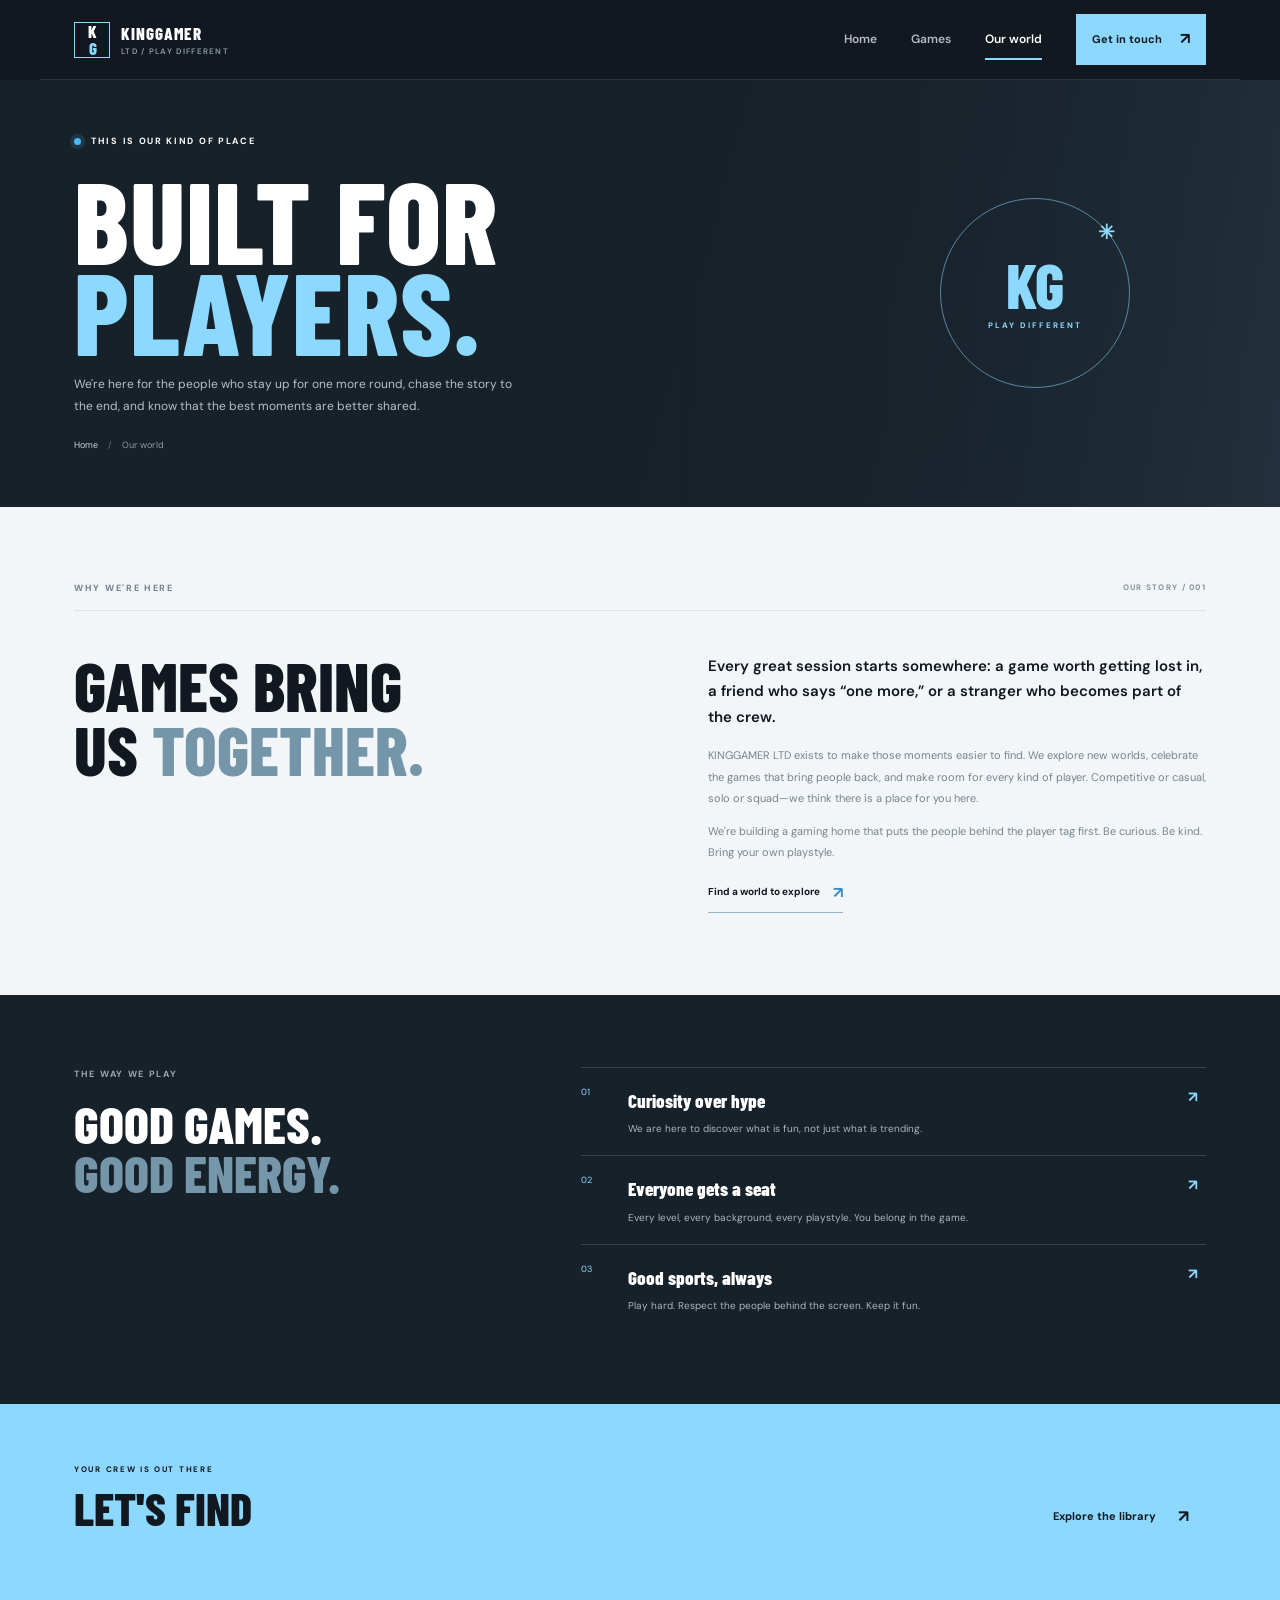
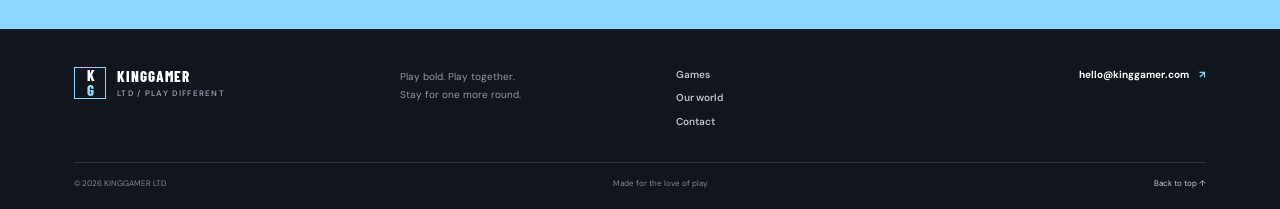
<file: new2/about.html>
<!doctype html>
<html lang="en">
<head>
  <meta charset="utf-8"><meta name="viewport" content="width=device-width, initial-scale=1">
  <meta name="description" content="Get to know KINGGAMER LTD: a gaming brand built around discovery, community and the joy of playing together.">
  <meta name="theme-color" content="#111820"><title>Our World — KINGGAMER LTD</title>
  <link rel="preconnect" href="https://fonts.googleapis.com"><link rel="preconnect" href="https://fonts.gstatic.com" crossorigin>
  <link href="https://fonts.googleapis.com/css2?family=Barlow+Condensed:wght@500;600;700;800;900&amp;family=DM+Sans:wght@400;500;600;700&amp;display=swap" rel="stylesheet">
  <link rel="stylesheet" href="styles.css"><script src="script.js" defer></script>
</head>
<body>
  <a class="skip-link" href="#main">Skip to content</a>
  <header class="site-header"><div class="nav-wrap"><a class="brand" href="index.html" aria-label="KINGGAMER LTD home"><span class="brand-icon">K<span>G</span></span><span class="brand-name">KINGGAMER<small>LTD / PLAY DIFFERENT</small></span></a><button class="menu-toggle" type="button" aria-expanded="false" aria-controls="site-nav" aria-label="Open navigation"><span></span><span></span></button><nav class="site-nav" id="site-nav" aria-label="Main navigation"><a href="index.html">Home</a><a href="games.html">Games</a><a href="about.html" aria-current="page">Our world</a><a class="nav-cta" href="contact.html">Get in touch <span aria-hidden="true">↗</span></a></nav></div></header>
  <main id="main">
    <section class="inner-hero about-hero"><div class="inner-hero-content"><p class="eyebrow"><span class="live-dot"></span> THIS IS OUR KIND OF PLACE</p><h1>BUILT FOR<br><span>PLAYERS.</span></h1><p>We're here for the people who stay up for one more round, chase the story to the end, and know that the best moments are better shared.</p><div class="breadcrumb"><a href="index.html">Home</a><span>/</span><span>Our world</span></div></div><div class="about-emblem"><span>KG</span><i>PLAY DIFFERENT</i><b>✳</b></div><div class="about-hero-grid" aria-hidden="true"></div></section>
    <section class="section story-section"><div class="story-top"><p class="eyebrow">WHY WE'RE HERE</p><span>OUR STORY / 001</span></div><div class="story-layout"><h2>GAMES BRING<br>US <span>TOGETHER.</span></h2><div><p class="story-lead">Every great session starts somewhere: a game worth getting lost in, a friend who says “one more,” or a stranger who becomes part of the crew.</p><p>KINGGAMER LTD exists to make those moments easier to find. We explore new worlds, celebrate the games that bring people back, and make room for every kind of player. Competitive or casual, solo or squad—we think there is a place for you here.</p><p>We're building a gaming home that puts the people behind the player tag first. Be curious. Be kind. Bring your own playstyle.</p><a class="text-link" href="games.html">Find a world to explore <span>↗</span></a></div></div></section>
    <section class="values-section"><div class="values-heading"><p class="eyebrow">THE WAY WE PLAY</p><h2>GOOD GAMES.<br><span>GOOD ENERGY.</span></h2></div><div class="values-list"><article><span>01</span><div><h3>Curiosity over hype</h3><p>We are here to discover what is fun, not just what is trending.</p></div><b>↗</b></article><article><span>02</span><div><h3>Everyone gets a seat</h3><p>Every level, every background, every playstyle. You belong in the game.</p></div><b>↗</b></article><article><span>03</span><div><h3>Good sports, always</h3><p>Play hard. Respect the people behind the screen. Keep it fun.</p></div><b>↗</b></article></div></section>
    <section class="about-join"><div><p class="eyebrow">YOUR CREW IS OUT THERE</p><h2>LET'S FIND<br><span>YOUR NEXT GAME.</span></h2></div><a class="button button-blue" href="games.html">Explore the library <span>↗</span></a></section>
  </main>
  <footer class="site-footer"><div class="footer-main"><a class="brand brand-footer" href="index.html"><span class="brand-icon">K<span>G</span></span><span class="brand-name">KINGGAMER<small>LTD / PLAY DIFFERENT</small></span></a><p>Play bold. Play together.<br>Stay for one more round.</p><div class="footer-links"><a href="games.html">Games</a><a href="about.html">Our world</a><a href="contact.html">Contact</a></div><a class="footer-email" href="mailto:hello@kinggamer.com">hello@kinggamer.com <span>↗</span></a></div><div class="footer-bottom"><span>© <span data-year>2026</span> KINGGAMER LTD</span><span>Made for the love of play.</span><a href="#main">Back to top ↑</a></div></footer>
</body>
</html>
</file>
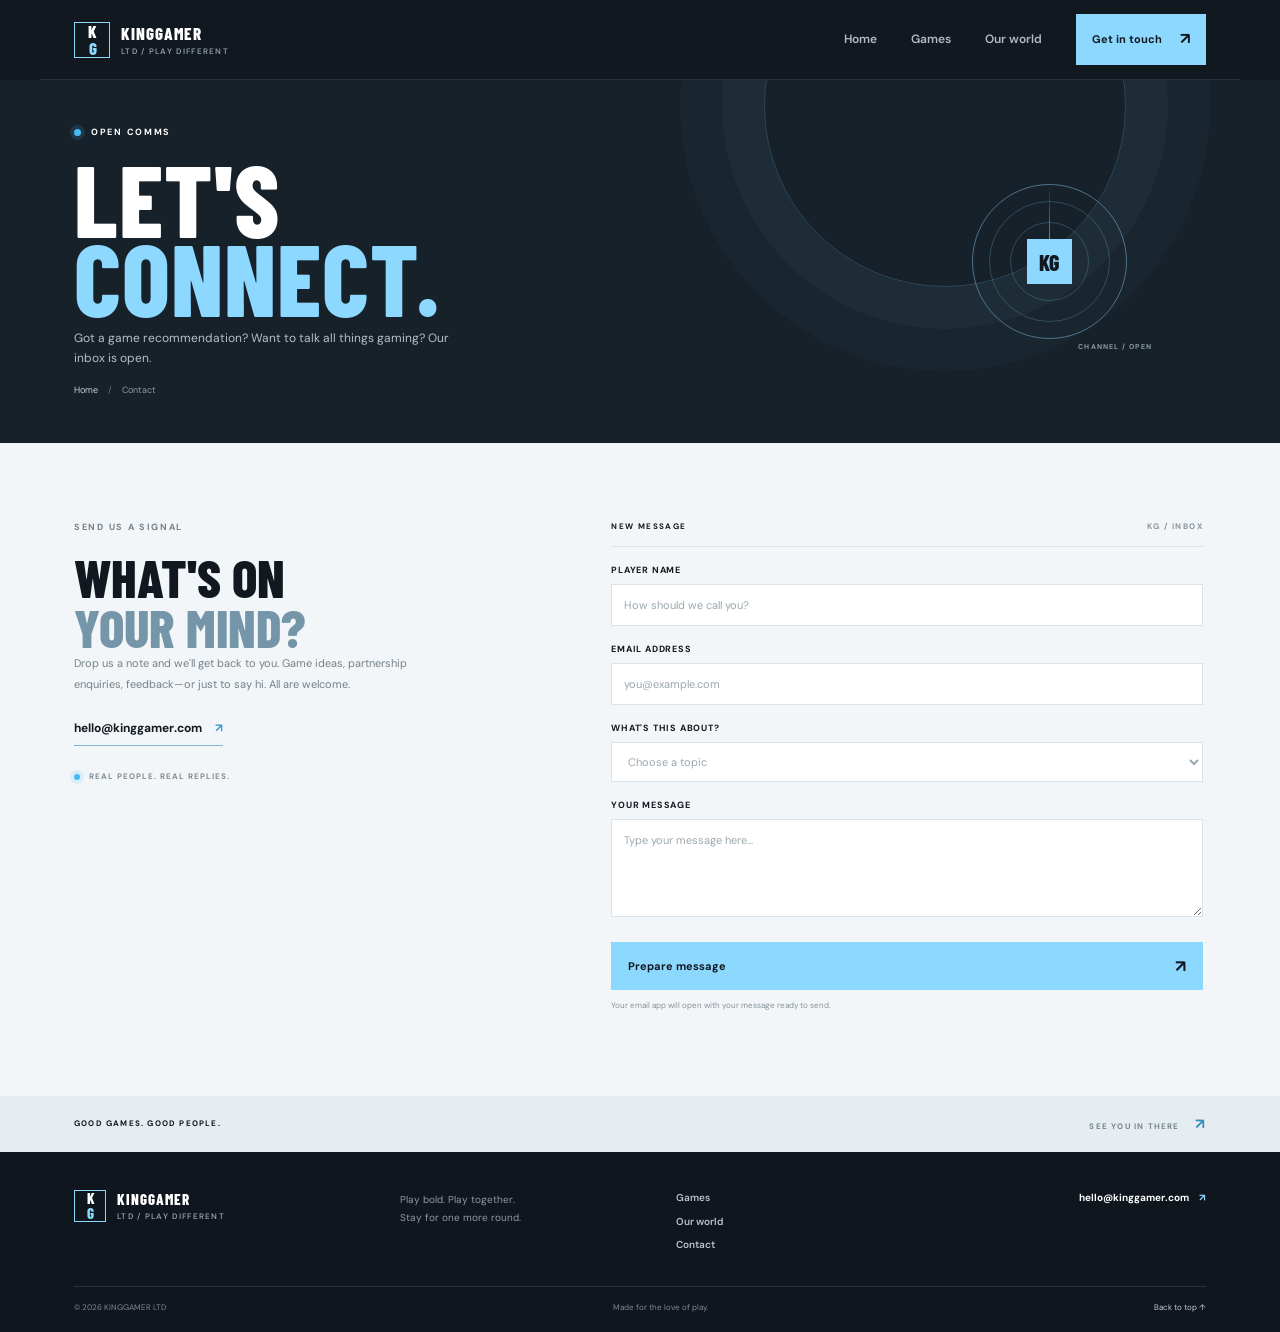
<file: new2/contact.html>
<!doctype html>
<html lang="en">
<head>
  <meta charset="utf-8"><meta name="viewport" content="width=device-width, initial-scale=1">
  <meta name="description" content="Contact KINGGAMER LTD. Tell us what you are playing, what you are looking for, or just say hello.">
  <meta name="theme-color" content="#111820"><title>Contact — KINGGAMER LTD</title>
  <link rel="preconnect" href="https://fonts.googleapis.com"><link rel="preconnect" href="https://fonts.gstatic.com" crossorigin>
  <link href="https://fonts.googleapis.com/css2?family=Barlow+Condensed:wght@500;600;700;800;900&amp;family=DM+Sans:wght@400;500;600;700&amp;display=swap" rel="stylesheet">
  <link rel="stylesheet" href="styles.css"><script src="script.js" defer></script>
</head>
<body>
  <a class="skip-link" href="#main">Skip to content</a>
  <header class="site-header"><div class="nav-wrap"><a class="brand" href="index.html" aria-label="KINGGAMER LTD home"><span class="brand-icon">K<span>G</span></span><span class="brand-name">KINGGAMER<small>LTD / PLAY DIFFERENT</small></span></a><button class="menu-toggle" type="button" aria-expanded="false" aria-controls="site-nav" aria-label="Open navigation"><span></span><span></span></button><nav class="site-nav" id="site-nav" aria-label="Main navigation"><a href="index.html">Home</a><a href="games.html">Games</a><a href="about.html">Our world</a><a class="nav-cta" href="contact.html" aria-current="page">Get in touch <span aria-hidden="true">↗</span></a></nav></div></header>
  <main id="main">
    <section class="contact-hero"><div><p class="eyebrow"><span class="live-dot"></span> OPEN COMMS</p><h1>LET'S<br><span>CONNECT.</span></h1><p>Got a game recommendation? Want to talk all things gaming? Our inbox is open.</p><div class="breadcrumb"><a href="index.html">Home</a><span>/</span><span>Contact</span></div></div><div class="contact-radar" aria-hidden="true"><div><span>KG</span></div><i></i><b>CHANNEL / OPEN</b></div></section>
    <section class="contact-content"><div class="contact-copy"><p class="eyebrow">SEND US A SIGNAL</p><h2>WHAT'S ON<br><span>YOUR MIND?</span></h2><p>Drop us a note and we'll get back to you. Game ideas, partnership enquiries, feedback—or just to say hi. All are welcome.</p><a class="contact-direct" href="mailto:hello@kinggamer.com">hello@kinggamer.com <span>↗</span></a><span class="response-note"><i class="live-dot"></i> REAL PEOPLE. REAL REPLIES.</span></div>
      <form class="contact-form" data-contact-form><div class="form-header"><span>NEW MESSAGE</span><span>KG / INBOX</span></div><label for="name">PLAYER NAME</label><input id="name" name="name" required autocomplete="name" placeholder="How should we call you?"><label for="email">EMAIL ADDRESS</label><input id="email" name="email" type="email" required autocomplete="email" placeholder="you@example.com"><label for="topic">WHAT'S THIS ABOUT?</label><select id="topic" name="topic" required><option value="" disabled selected>Choose a topic</option><option>Game recommendation</option><option>Community &amp; partnership</option><option>Something else</option></select><label for="message">YOUR MESSAGE</label><textarea id="message" name="message" rows="4" required placeholder="Type your message here..."></textarea><button class="button button-blue form-submit" type="submit">Prepare message <span aria-hidden="true">↗</span></button><p class="form-note">Your email app will open with your message ready to send.</p><p class="form-status" role="status" aria-live="polite"></p></form>
    </section>
    <section class="contact-footer-line"><span>GOOD GAMES. GOOD PEOPLE.</span><span>SEE YOU IN THERE <b>↗</b></span></section>
  </main>
  <footer class="site-footer"><div class="footer-main"><a class="brand brand-footer" href="index.html"><span class="brand-icon">K<span>G</span></span><span class="brand-name">KINGGAMER<small>LTD / PLAY DIFFERENT</small></span></a><p>Play bold. Play together.<br>Stay for one more round.</p><div class="footer-links"><a href="games.html">Games</a><a href="about.html">Our world</a><a href="contact.html">Contact</a></div><a class="footer-email" href="mailto:hello@kinggamer.com">hello@kinggamer.com <span>↗</span></a></div><div class="footer-bottom"><span>© <span data-year>2026</span> KINGGAMER LTD</span><span>Made for the love of play.</span><a href="#main">Back to top ↑</a></div></footer>
</body>
</html>
</file>
<file: new2/styles.css>
:root{--blue:#8dd8ff;--blue-bright:#49b9f5;--blue-soft:#d9f1ff;--ink:#111820;--ink-2:#18232d;--gray:#a8b5bf;--paper:#f3f6f8;--white:#fff;--line:#dce3e8;--display:"Barlow Condensed","Arial Narrow",sans-serif;--body:"DM Sans",Arial,sans-serif;--max:1200px}
*{box-sizing:border-box}
html{scroll-behavior:smooth}
body{margin:0;background:var(--paper);color:var(--ink);font:15px/1.65 var(--body);-webkit-font-smoothing:antialiased}
img{display:block;max-width:100%}
a{color:inherit;text-decoration:none}
button,input,textarea,select{font:inherit}
button,a{-webkit-tap-highlight-color:transparent}
.skip-link{position:absolute;z-index:30;top:-60px;left:16px;padding:10px 16px;background:var(--blue);color:var(--ink);font-weight:700}
.skip-link:focus{top:12px}
.site-header{position:relative;z-index:20;background:var(--ink);color:#fff}
.nav-wrap{max-width:var(--max);height:80px;margin:auto;padding:0 34px;display:flex;align-items:center;justify-content:space-between;border-bottom:1px solid rgba(255,255,255,.1)}
.brand{display:inline-flex;align-items:center;gap:11px}
.brand-icon{width:36px;height:36px;display:grid;place-items:center;border:1px solid var(--blue);color:#fff;font:800 17px/1 var(--display);letter-spacing:-1px}
.brand-icon span{color:var(--blue)}
.brand-name{font:800 17px/1 var(--display);letter-spacing:1px}
.brand-name small{display:block;margin-top:5px;color:#8e9aa5;font:600 8px/1 var(--body);letter-spacing:1.3px}
.site-nav{display:flex;align-items:center;gap:34px}
.site-nav>a:not(.nav-cta){position:relative;color:#b1bbc3;font-size:12px;font-weight:600;transition:color .2s}
.site-nav>a:not(.nav-cta):hover,.site-nav>a[aria-current=page]:not(.nav-cta){color:#fff}
.site-nav>a[aria-current=page]:not(.nav-cta):after{position:absolute;content:"";height:2px;bottom:-11px;left:0;right:0;background:var(--blue)}
.nav-cta{display:inline-flex;align-items:center;gap:18px;padding:12px 16px;background:var(--blue);color:var(--ink);font-size:11px;font-weight:700;transition:background .2s,transform .2s}
.nav-cta:hover,.button-blue:hover{background:#b2e6ff;transform:translateY(-2px)}
.nav-cta span{font-size:16px}
.menu-toggle{display:none}
.eyebrow{display:flex;align-items:center;gap:10px;margin:0;font-size:9px;font-weight:700;letter-spacing:1.7px}
.live-dot{display:inline-block;width:7px;height:7px;flex:none;border-radius:50%;background:var(--blue-bright);box-shadow:0 0 0 4px rgba(73,185,245,.14)}
h1,h2,h3,p{margin-top:0}
h1,h2,h3{font-family:var(--display);font-weight:800}
.button{min-height:48px;display:inline-flex;align-items:center;justify-content:space-between;gap:22px;padding:0 17px;font-size:11px;font-weight:700;transition:background .2s,transform .2s}
.button span{font-size:17px}
.button-blue{background:var(--blue);color:var(--ink)}
.button-outline{border:1px solid #60707c;color:#fff}
.button-outline span{color:var(--blue)}
.button-outline:hover{border-color:var(--blue);background:rgba(141,216,255,.08)}
.hero-home{min-height:640px;position:relative;display:flex;align-items:center;overflow:hidden;background:linear-gradient(90deg,rgba(12,19,26,.97) 0%,rgba(12,19,26,.86) 42%,rgba(12,19,26,.22) 100%),url("https://images.unsplash.com/photo-1542751371-adc38448a05e?auto=format&fit=crop&w=2000&q=90") center 47%/cover no-repeat;color:#fff}
.hero-image{position:absolute;inset:0;background:linear-gradient(0deg,rgba(11,17,23,.42),transparent 40%);pointer-events:none}
.hero-content{position:relative;z-index:1;width:min(var(--max),100%);margin:auto;padding:69px 34px 88px}
.hero-pretitle{margin:35px 0 7px;color:var(--blue);font-size:10px;font-weight:700;letter-spacing:2.4px}
.hero h1,.inner-hero h1,.contact-hero h1{margin:0;font-size:clamp(77px,12vw,150px);line-height:.79;letter-spacing:1px}
.hero h1 span,.inner-hero h1 span,.contact-hero h1 span{color:var(--blue)}
.hero-copy{max-width:420px;margin:24px 0 23px;color:#cad2d8;font-size:13px;line-height:1.85}
.hero-actions{display:flex;align-items:center;gap:24px}
.hero-secondary{font-size:11px;font-weight:600;color:#d1d9df}
.hero-secondary span{margin-left:8px;color:var(--blue)}
.hero-index{position:absolute;right:max(34px,calc((100vw - var(--max))/2 + 34px));bottom:65px;display:flex;align-items:center;gap:11px;color:#c4cdd3;font-size:9px}
.hero-index span:first-child{color:var(--blue)}
.hero-index i{display:block;width:65px;height:1px;background:#60707a}
.scroll-cue{position:absolute;bottom:31px;left:max(34px,calc((100vw - var(--max))/2 + 34px));display:flex;align-items:center;gap:14px;color:#a9b4bc;font-size:8px;font-weight:700;letter-spacing:1.5px}
.scroll-cue span{color:var(--blue);font-size:15px}
.ticker{height:53px;overflow:hidden;display:flex;align-items:center;background:var(--blue);color:var(--ink)}
.ticker-track{min-width:max-content;display:flex;align-items:center;justify-content:space-around;gap:34px;animation:ticker-move 32s linear infinite}
.ticker-track span{font:700 11px var(--display);letter-spacing:1.8px}
.ticker-track b{font-size:13px}
.section{max-width:var(--max);margin:auto;padding:88px 34px}
.section-heading{display:flex;align-items:end;justify-content:space-between;gap:20px;margin-bottom:26px}
.section-heading .eyebrow{margin-bottom:6px;color:#74818a}
.section-heading h2,.games-bottom h2{margin:0;font-size:clamp(36px,5vw,54px);line-height:.95;letter-spacing:.6px}
.section-heading h2 span,.games-bottom h2 span{color:#7595a8}
.text-link{display:inline-flex;gap:13px;align-items:center;padding-bottom:6px;border-bottom:1px solid #9eb2bf;font-size:10px;font-weight:700}
.text-link span{color:#398fbe;font-size:16px}
.feature-grid{height:380px;display:grid;grid-template-columns:1.35fr 1fr 1fr;gap:13px}
.game-card{position:relative;min-width:0;overflow:hidden;background:#17212a;color:#fff}
.game-card:after{position:absolute;content:"";inset:25% 0 0;background:linear-gradient(0deg,rgba(10,16,22,.92),transparent);pointer-events:none}
.game-card img{width:100%;height:100%;object-fit:cover;transition:transform .55s,filter .3s;filter:saturate(.8)}
.game-card:hover img{transform:scale(1.055);filter:saturate(1.1)}
.game-tag{position:absolute;z-index:1;top:16px;left:16px;padding:7px 9px;background:var(--blue);color:var(--ink);font-size:8px;font-weight:700;letter-spacing:1px}
.game-overlay{position:absolute;z-index:1;right:20px;bottom:18px;left:20px}
.game-genre{color:#bdc9d0;font-size:8px;font-weight:600;letter-spacing:1.4px}
.game-overlay h3{margin:7px 0 0;font-size:34px;line-height:.94;letter-spacing:.5px}
.game-featured .game-overlay h3{font-size:49px}
.game-arrow{position:absolute;right:0;bottom:1px;display:grid;width:33px;height:33px;place-items:center;border:1px solid rgba(255,255,255,.48);border-radius:50%;font-size:16px;transition:background .2s,color .2s}
.game-card:hover .game-arrow{background:var(--blue);color:var(--ink);border-color:var(--blue)}
.manifesto{position:relative;overflow:hidden;display:grid;grid-template-columns:.5fr 1.2fr .7fr;align-items:center;gap:35px;padding:72px max(34px,calc((100vw - var(--max))/2 + 34px));background:#18232d;color:white}
.manifesto:after{position:absolute;content:"";width:550px;height:550px;right:-140px;top:-300px;border:1px solid #293943;border-radius:50%;box-shadow:0 0 0 52px rgba(255,255,255,.018),0 0 0 104px rgba(255,255,255,.018)}
.manifesto-mark{align-self:start;color:var(--blue);font:900 70px/.9 var(--display);letter-spacing:-4px}
.manifesto-mark span{font:500 11px var(--body);vertical-align:top}
.manifesto .eyebrow{color:#aab7c0}
.manifesto h2{margin:18px 0;font-size:clamp(42px,5vw,61px);line-height:.93;letter-spacing:.5px}
.manifesto h2 span,.community-strip h2 span,.about-join h2 span{color:var(--blue)}
.manifesto>div:nth-child(2)>p:not(.eyebrow){max-width:440px;margin-bottom:20px;color:#b6c0c7;font-size:12px;line-height:1.9}
.manifesto-aside{position:relative;z-index:1;justify-self:end;align-self:end;color:#8998a3;font-size:8px;font-weight:700;letter-spacing:1.5px;line-height:1.8}
.community-strip{position:relative;min-height:250px;overflow:hidden;display:flex;align-items:center;justify-content:space-between;padding:45px max(34px,calc((100vw - var(--max))/2 + 34px));background:var(--blue)}
.community-strip .eyebrow{margin-bottom:9px;font-size:8px}
.community-strip h2,.about-join h2{position:relative;z-index:1;margin:0;font-size:50px;line-height:.9}
.community-strip h2 span{color:#fff}
.community-strip .button{position:relative;z-index:1;background:var(--ink);color:#fff}
.community-strip .button span{color:var(--blue)}
.community-orb{position:absolute;right:24%;top:-130px;width:390px;height:390px;border:1px solid rgba(17,24,32,.2);border-radius:50%;box-shadow:0 0 0 36px rgba(255,255,255,.08),0 0 0 72px rgba(255,255,255,.06)}
.site-footer{padding:38px max(34px,calc((100vw - var(--max))/2 + 34px)) 18px;background:#10161d;color:#fff}
.footer-main{display:grid;grid-template-columns:1.2fr 1fr .8fr 1.2fr;gap:20px;align-items:start;padding-bottom:32px}
.brand-footer .brand-icon{width:32px;height:32px;font-size:15px}
.brand-footer .brand-name{font-size:15px}
.footer-main>p{margin:1px 0 0;color:#8f9aa3;font-size:10px;line-height:1.8}
.footer-links{display:flex;flex-direction:column;gap:7px;font-size:10px;font-weight:600;color:#bbc4ca}
.footer-links a:hover{color:var(--blue)}
.footer-email{justify-self:end;font-size:10px;font-weight:700}
.footer-email span{margin-left:8px;color:var(--blue)}
.footer-bottom{display:flex;justify-content:space-between;gap:12px;padding-top:14px;border-top:1px solid #2a343d;color:#7e8991;font-size:8px}
.footer-bottom a{color:#c4cdd3}
/* Page headers */
.inner-hero{position:relative;min-height:400px;display:flex;align-items:center;overflow:hidden;background:#17212a;color:white}
.inner-hero-content{position:relative;z-index:2;width:min(var(--max),100%);margin:auto;padding:54px 34px}
.inner-hero h1,.contact-hero h1{margin:25px 0 17px;font-size:clamp(74px,10vw,115px)}
.inner-hero-content>p:not(.eyebrow){max-width:445px;margin-bottom:20px;color:#b5c0c8;font-size:12px;line-height:1.9}
.breadcrumb{display:flex;gap:10px;color:#8e9aa3;font-size:9px}
.breadcrumb a{color:#c9d1d6}
.breadcrumb span:nth-child(2){color:#62717b}
.games-hero{background:linear-gradient(100deg,#17212a 0%,#17212a 52%,#263744 100%)}
.games-hero:before{position:absolute;content:"";inset:0 0 0 56%;background:linear-gradient(90deg,#17212a 0%,rgba(23,33,42,.25) 70%),url("https://images.unsplash.com/photo-1511512578047-dfb367046420?auto=format&fit=crop&w=1300&q=85") center/cover}
.games-hero-art{position:absolute;right:max(34px,calc((100vw - var(--max))/2 + 34px));top:50%;width:300px;height:245px;transform:translateY(-50%);border:1px solid rgba(141,216,255,.35);background:rgba(141,216,255,.035)}
.games-hero-art:before,.games-hero-art:after{position:absolute;content:"";background:rgba(141,216,255,.28)}
.games-hero-art:before{width:1px;height:100%;left:50%}
.games-hero-art:after{height:1px;width:100%;top:50%}
.games-cross{position:absolute;left:50%;top:50%;z-index:1;transform:translate(-50%,-50%);color:var(--blue);font:300 78px/1 var(--display)}
.hero-game-label,.hero-game-number{position:absolute;z-index:1;color:#b0c2cd;font-size:7px;font-weight:700;letter-spacing:1.4px}
.hero-game-label{left:12px;top:12px}
.hero-game-number{right:12px;bottom:12px}
.about-hero{background:linear-gradient(105deg,#17212a 0%,#17212a 54%,#263744 100%)}
.about-hero-grid{position:absolute;right:0;top:0;width:47%;height:100%;background:linear-gradient(90deg,#17212a 0%,rgba(23,33,42,.28) 100%),url("https://images.unsplash.com/photo-1542751371-adc38448a05e?auto=format&fit=crop&w=1200&q=85") center/cover}
.about-emblem{position:absolute;z-index:1;right:max(85px,calc((100vw - var(--max))/2 + 110px));top:50%;width:190px;height:190px;transform:translateY(-50%);display:flex;flex-direction:column;align-items:center;justify-content:center;border:1px solid rgba(141,216,255,.55);border-radius:50%;color:var(--blue)}
.about-emblem span{font:800 62px/.9 var(--display)}
.about-emblem i{margin-top:8px;font:700 8px var(--body);letter-spacing:2px}
.about-emblem b{position:absolute;top:17px;right:14px;font-size:20px}
.story-section{padding-top:74px;padding-bottom:82px}
.story-top{display:flex;justify-content:space-between;padding-bottom:14px;border-bottom:1px solid var(--line)}
.story-top .eyebrow{color:#71808a}
.story-top>span{color:#87949d;font-size:8px;font-weight:700;letter-spacing:1.3px}
.story-layout{display:grid;grid-template-columns:1fr 1fr;gap:12%;padding-top:43px}
.story-layout h2,.values-heading h2,.contact-copy h2{margin:0;font-size:clamp(43px,6vw,68px);line-height:.94}
.story-layout h2 span,.values-heading h2 span,.contact-copy h2 span{color:#7595a8}
.story-layout>div p{color:#77848d;font-size:11px;line-height:1.95}
.story-layout>div .story-lead{color:var(--ink);font-size:15px;font-weight:600;line-height:1.7}
.story-layout .text-link{margin-top:5px}
.values-section{display:grid;grid-template-columns:.8fr 1.2fr;gap:8%;padding:72px max(34px,calc((100vw - var(--max))/2 + 34px));background:#17212a;color:white}
.values-heading .eyebrow{margin-bottom:17px;color:#9aa8b2}
.values-heading h2{font-size:52px}
.values-list article{display:grid;grid-template-columns:37px 1fr 18px;gap:10px;align-items:start;padding:17px 0;border-top:1px solid #35414b}
.values-list article>span{color:var(--blue);font-size:9px}
.values-list h3{margin:0 0 4px;font-size:19px}
.values-list p{margin:0;color:#aab6bf;font-size:10px;line-height:1.8}
.values-list article>b{color:var(--blue);font-size:15px}
.about-join{min-height:225px;display:flex;align-items:center;justify-content:space-between;padding:35px max(34px,calc((100vw - var(--max))/2 + 34px));background:var(--blue)}
.about-join .eyebrow{margin-bottom:10px;font-size:8px}
.about-join h2{font-size:46px}
/* Game library */
.game-library{padding-top:68px;padding-bottom:80px}
.library-count{color:#7e8b94;font-size:8px;font-weight:700;letter-spacing:1.3px}
.filter-bar{display:flex;gap:8px;margin:25px 0 24px}
.filter-button{padding:9px 14px;border:1px solid #d4dde3;background:transparent;color:#5e6a73;font-size:9px;font-weight:700;cursor:pointer;transition:background .2s,color .2s,border-color .2s}
.filter-button:hover,.filter-button.is-active{border-color:var(--ink);background:var(--ink);color:#fff}
.library-grid{display:grid;grid-template-columns:repeat(3,minmax(0,1fr));gap:27px 16px}
.library-card[hidden]{display:none}
.library-image{position:relative;display:block;height:218px;overflow:hidden;background:#18232d}
.library-image:after{position:absolute;content:"";inset:45% 0 0;background:linear-gradient(0deg,rgba(13,19,25,.65),transparent)}
.library-image img{width:100%;height:100%;object-fit:cover;filter:saturate(.78);transition:transform .5s,filter .3s}
.library-card:hover .library-image img{transform:scale(1.045);filter:saturate(1)}
.image-index{position:absolute;z-index:1;bottom:12px;left:13px;color:#fff;font-size:8px;font-weight:700;letter-spacing:1.2px}
.image-arrow{position:absolute;z-index:1;right:12px;bottom:10px;display:grid;width:29px;height:29px;place-items:center;border:1px solid rgba(255,255,255,.65);border-radius:50%;color:#fff}
.library-meta{display:flex;align-items:start;justify-content:space-between;gap:10px;padding-top:12px}
.library-meta h3{margin:0 0 3px;font-size:22px;line-height:1}
.library-meta p{margin:0;color:#74818a;font-size:9px}
.platform-tag{flex:none;margin-top:3px;padding:4px 6px;border:1px solid #d4dde3;color:#71808a;font-size:7px;font-weight:700;letter-spacing:.5px}
.filter-empty{padding:30px;text-align:center;color:#64737e}
.games-bottom{display:flex;align-items:center;justify-content:space-between;gap:20px;padding:47px max(34px,calc((100vw - var(--max))/2 + 34px));background:#17212a;color:white}
.games-bottom .eyebrow{margin-bottom:8px;color:#a5b2bb}
.games-bottom h2{font-size:37px}
.games-bottom h2 span{color:var(--blue)}
/* Contact */
.contact-hero{position:relative;min-height:348px;display:flex;align-items:center;justify-content:space-between;overflow:hidden;padding:45px max(34px,calc((100vw - var(--max))/2 + 34px));background:#17212a;color:white}
.contact-hero:after{position:absolute;content:"";width:360px;height:360px;right:12%;top:-155px;border:1px solid rgba(141,216,255,.2);border-radius:50%;box-shadow:0 0 0 42px rgba(141,216,255,.035),0 0 0 84px rgba(141,216,255,.025)}
.contact-hero h1{position:relative;z-index:1;margin:19px 0 12px;font-size:clamp(68px,9vw,100px)}
.contact-hero>div:first-child>p:not(.eyebrow){max-width:400px;margin-bottom:15px;color:#b5c0c8;font-size:12px}
.contact-radar{position:relative;z-index:1;width:155px;height:155px;margin-right:7%;display:grid;place-items:center;border:1px solid rgba(141,216,255,.44);border-radius:50%}
.contact-radar:before,.contact-radar:after{position:absolute;content:"";border:1px solid rgba(141,216,255,.22);border-radius:50%}
.contact-radar:before{inset:16px}.contact-radar:after{inset:37px}
.contact-radar>div{z-index:1;display:grid;width:45px;height:45px;place-items:center;background:var(--blue);color:var(--ink);font:800 22px var(--display)}
.contact-radar>i{position:absolute;top:0;left:50%;width:1px;height:50%;transform-origin:bottom;background:linear-gradient(0deg,rgba(141,216,255,.8),transparent);animation:radar-spin 5s linear infinite}
.contact-radar>b{position:absolute;right:-26px;bottom:-14px;color:#8d9ca6;font-size:7px;letter-spacing:1.1px}
.contact-content{max-width:var(--max);margin:auto;padding:77px 34px 84px;display:grid;grid-template-columns:.8fr 1.2fr;gap:12%}
.contact-copy .eyebrow{margin-bottom:18px;color:#74818a}
.contact-copy h2{font-size:53px}
.contact-copy>p:not(.eyebrow){max-width:340px;color:#74818a;font-size:11px;line-height:1.9}
.contact-direct{display:inline-block;margin-top:13px;padding-bottom:7px;border-bottom:1px solid #82b7d1;font-size:12px;font-weight:700}
.contact-direct span{margin-left:10px;color:#3c9bce}
.response-note{display:flex;align-items:center;gap:9px;margin-top:24px;color:#7f8c95;font-size:8px;font-weight:700;letter-spacing:1px}
.response-note .live-dot{width:6px;height:6px}
.contact-form{padding:0 3px}
.form-header{display:flex;justify-content:space-between;padding-bottom:13px;border-bottom:1px solid var(--line);font-size:8px;font-weight:700;letter-spacing:1.4px}
.form-header span:last-child{color:#87949d}
.contact-form label{display:block;margin:16px 0 6px;font-size:9px;font-weight:700;letter-spacing:.8px}
.contact-form input,.contact-form select,.contact-form textarea{width:100%;padding:11px 12px;border:1px solid #dce3e8;border-radius:0;background:#fff;color:var(--ink);font-size:11px;outline:none}
.contact-form input:focus,.contact-form select:focus,.contact-form textarea:focus{border-color:#50a9d6;box-shadow:0 0 0 2px rgba(73,185,245,.13)}
.contact-form input::placeholder,.contact-form textarea::placeholder{color:#9ba7ae}
.contact-form select:invalid{color:#9ba7ae}
.contact-form textarea{min-height:98px;resize:vertical}
.form-submit{width:100%;margin-top:17px;border:0;cursor:pointer}
.form-note,.form-status{margin:9px 0 0;color:#84919a;font-size:8px}
.form-status{color:#236c43;font-weight:700}
.form-status:empty{display:none}
.contact-footer-line{min-height:56px;display:flex;align-items:center;justify-content:space-between;padding:0 max(34px,calc((100vw - var(--max))/2 + 34px));background:#e6edf1;font-size:8px;font-weight:700;letter-spacing:1.2px}
.contact-footer-line span:last-child{color:#77858f}
.contact-footer-line b{margin-left:12px;color:#378fbe;font-size:15px}
@keyframes ticker-move{to{transform:translateX(-25%)}}
@keyframes radar-spin{to{transform:rotate(360deg)}}
@media(max-width:900px){
 .site-nav{gap:22px}.nav-wrap{padding:0 25px}
 .feature-grid{height:330px;gap:9px}
 .game-overlay{right:14px;left:14px}.game-overlay h3{font-size:28px}.game-featured .game-overlay h3{font-size:42px}
 .manifesto{grid-template-columns:.3fr 1.4fr .5fr;gap:20px}
 .games-hero-art{right:35px;width:235px;height:205px}
 .about-emblem{right:8%;width:155px;height:155px}
 .contact-content{gap:7%}
 .library-image{height:175px}
}
@media(max-width:720px){
 .nav-wrap{height:70px;padding:0 20px}
 .menu-toggle{width:42px;height:42px;display:flex;flex-direction:column;align-items:center;justify-content:center;gap:6px;border:1px solid #35414b;background:transparent;cursor:pointer}
 .menu-toggle span{width:18px;height:1.5px;background:white;transition:transform .2s}
 .menu-toggle[aria-expanded=true] span:first-child{transform:translateY(3.75px) rotate(45deg)}
 .menu-toggle[aria-expanded=true] span:last-child{transform:translateY(-3.75px) rotate(-45deg)}
 .site-nav{position:absolute;top:70px;left:0;right:0;display:none;align-items:stretch;gap:0;padding:8px 20px 20px;border-bottom:1px solid #303a43;background:var(--ink);box-shadow:0 15px 20px rgba(0,0,0,.18)}
 .site-nav.is-open{display:flex;flex-direction:column}
 .site-nav>a:not(.nav-cta){padding:13px 0;border-bottom:1px solid #2b343c}
 .site-nav>a[aria-current=page]:not(.nav-cta):after{display:none}
 .nav-cta{justify-content:space-between;margin-top:13px}
 .hero-home{min-height:620px;background-position:58% center}
 .hero-content{padding:68px 23px 90px}
 .hero h1{font-size:clamp(84px,19vw,132px)}
 .hero-pretitle{margin-top:31px}
 .hero-copy{max-width:365px}
 .hero-index{right:23px;bottom:60px}
 .scroll-cue{left:23px;bottom:28px}
 .section{padding:65px 23px}
 .section-heading{align-items:start}
 .section-heading h2{font-size:43px}
 .feature-grid{height:auto;grid-template-columns:1fr 1fr;grid-template-rows:260px 205px}
 .game-featured{grid-column:1/-1}
 .game-featured .game-overlay h3{font-size:44px}
 .manifesto{grid-template-columns:1fr;gap:17px;padding:55px 23px}
 .manifesto-mark{font-size:48px}
 .manifesto h2{font-size:47px}
 .manifesto-aside{justify-self:start}
 .community-strip{min-height:225px;padding:34px 23px}
 .community-strip h2{font-size:40px}
 .community-orb{right:-170px}
 .site-footer{padding:34px 23px 17px}
 .footer-main{grid-template-columns:1fr 1fr;gap:21px 15px}
 .footer-main>p{font-size:9px}
 .footer-email{justify-self:start;font-size:9px}
 .footer-bottom{display:grid;grid-template-columns:1fr auto;gap:7px;font-size:7px}
 .footer-bottom span:nth-child(2){grid-row:2;grid-column:1}
 .footer-bottom a{grid-column:2;grid-row:1}
 .inner-hero{min-height:370px}
 .inner-hero-content{padding:47px 23px}
 .inner-hero h1{font-size:82px}
 .games-hero:before{left:42%;opacity:.52}
 .games-hero-art{right:20px;top:auto;bottom:22px;width:125px;height:90px;transform:none}
 .hero-game-label{font-size:5px}
 .hero-game-number{font-size:5px}
 .games-cross{font-size:43px}
 .about-hero-grid{width:52%;opacity:.63}
 .about-emblem{right:21px;top:auto;bottom:30px;width:112px;height:112px;transform:none}
 .about-emblem span{font-size:39px}.about-emblem i{font-size:6px}
 .about-emblem b{top:7px;right:7px;font-size:14px}
 .story-layout{grid-template-columns:1fr;gap:24px;padding-top:31px}
 .story-layout h2{font-size:55px}
 .values-section{grid-template-columns:1fr;gap:26px;padding:57px 23px}
 .values-heading h2{font-size:44px}
 .about-join{min-height:205px;padding:30px 23px}
 .about-join h2{font-size:38px}
 .about-join .button{gap:10px;padding:0 12px;font-size:9px}
 .game-library{padding-top:56px}
 .library-grid{grid-template-columns:repeat(2,minmax(0,1fr));gap:23px 12px}
 .library-image{height:170px}
 .library-meta{display:block}
 .platform-tag{display:inline-block;margin-top:8px}
 .library-meta h3{font-size:19px}
 .filter-bar{gap:6px;overflow-x:auto;padding-bottom:4px}
 .filter-button{flex:none;padding:8px 10px;font-size:8px}
 .games-bottom{padding:35px 23px}
 .games-bottom h2{font-size:30px}
 .games-bottom .button{padding:0 12px;gap:10px}
 .contact-hero{min-height:340px;padding:42px 23px}
 .contact-hero h1{font-size:74px}
 .contact-radar{position:absolute;right:18px;bottom:26px;width:95px;height:95px;margin:0}
 .contact-radar:before{inset:10px}.contact-radar:after{inset:24px}
 .contact-radar>div{width:30px;height:30px;font-size:16px}
 .contact-radar>b{right:-11px;font-size:5px}
 .contact-content{grid-template-columns:1fr;gap:36px;padding:58px 23px 64px}
 .contact-copy h2{font-size:46px}
 .contact-footer-line{padding:0 23px;font-size:7px;letter-spacing:.6px}
 .contact-footer-line b{margin-left:5px}
}
@media(max-width:420px){
 .hero h1{font-size:80px}
 .hero-actions{gap:15px}
 .hero-secondary{font-size:9px}
 .section-heading{align-items:start}
 .section-heading h2{font-size:38px}
 .text-link{font-size:9px;gap:7px}
 .feature-grid{grid-template-rows:230px 175px}
 .game-overlay h3{font-size:23px}
 .game-featured .game-overlay h3{font-size:37px}
 .game-genre{font-size:7px}
 .community-strip h2{font-size:34px}
 .library-image{height:135px}
 .library-meta h3{font-size:16px}
 .library-meta p{font-size:8px}
 .games-bottom{align-items:start;flex-direction:column}
 .about-join h2{font-size:33px}
}
@media(prefers-reduced-motion:reduce){*,*::before,*::after{scroll-behavior:auto!important;animation-duration:.01ms!important;animation-iteration-count:1!important;transition-duration:.01ms!important}}
</file>
